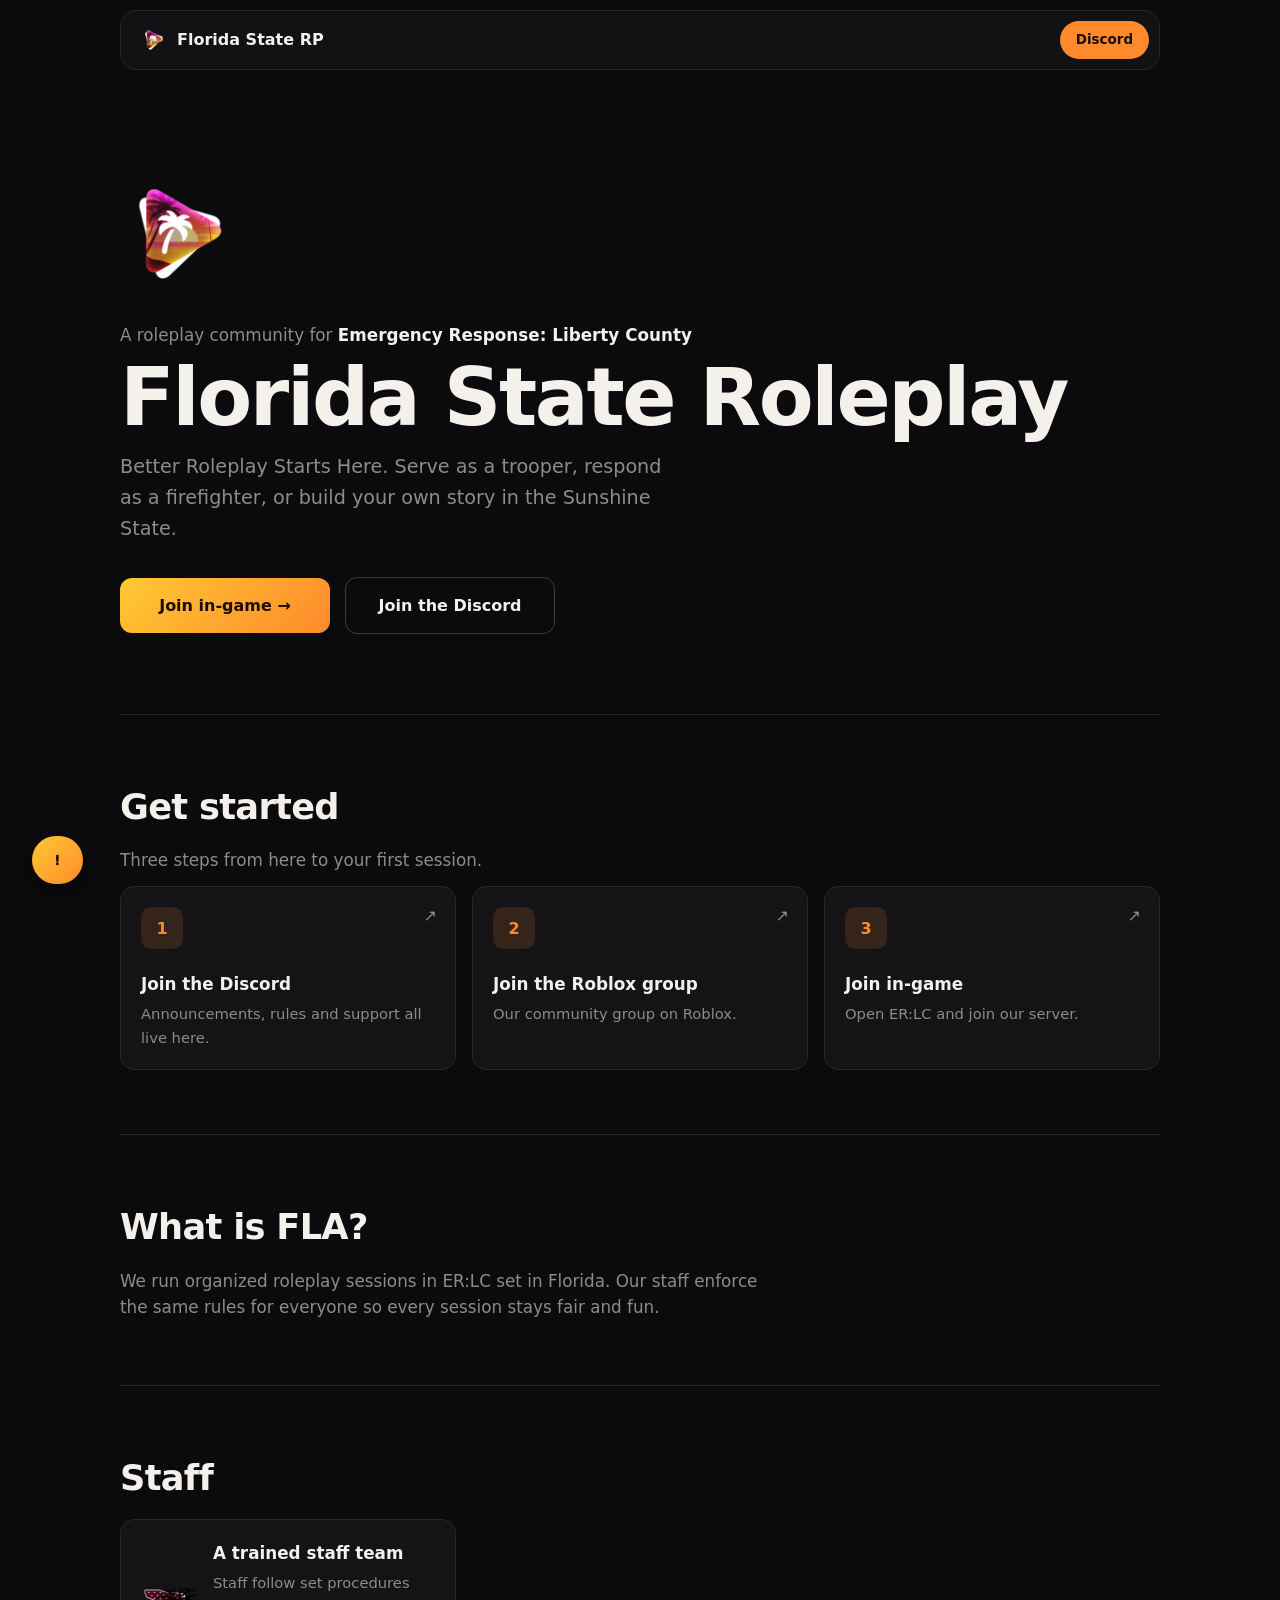
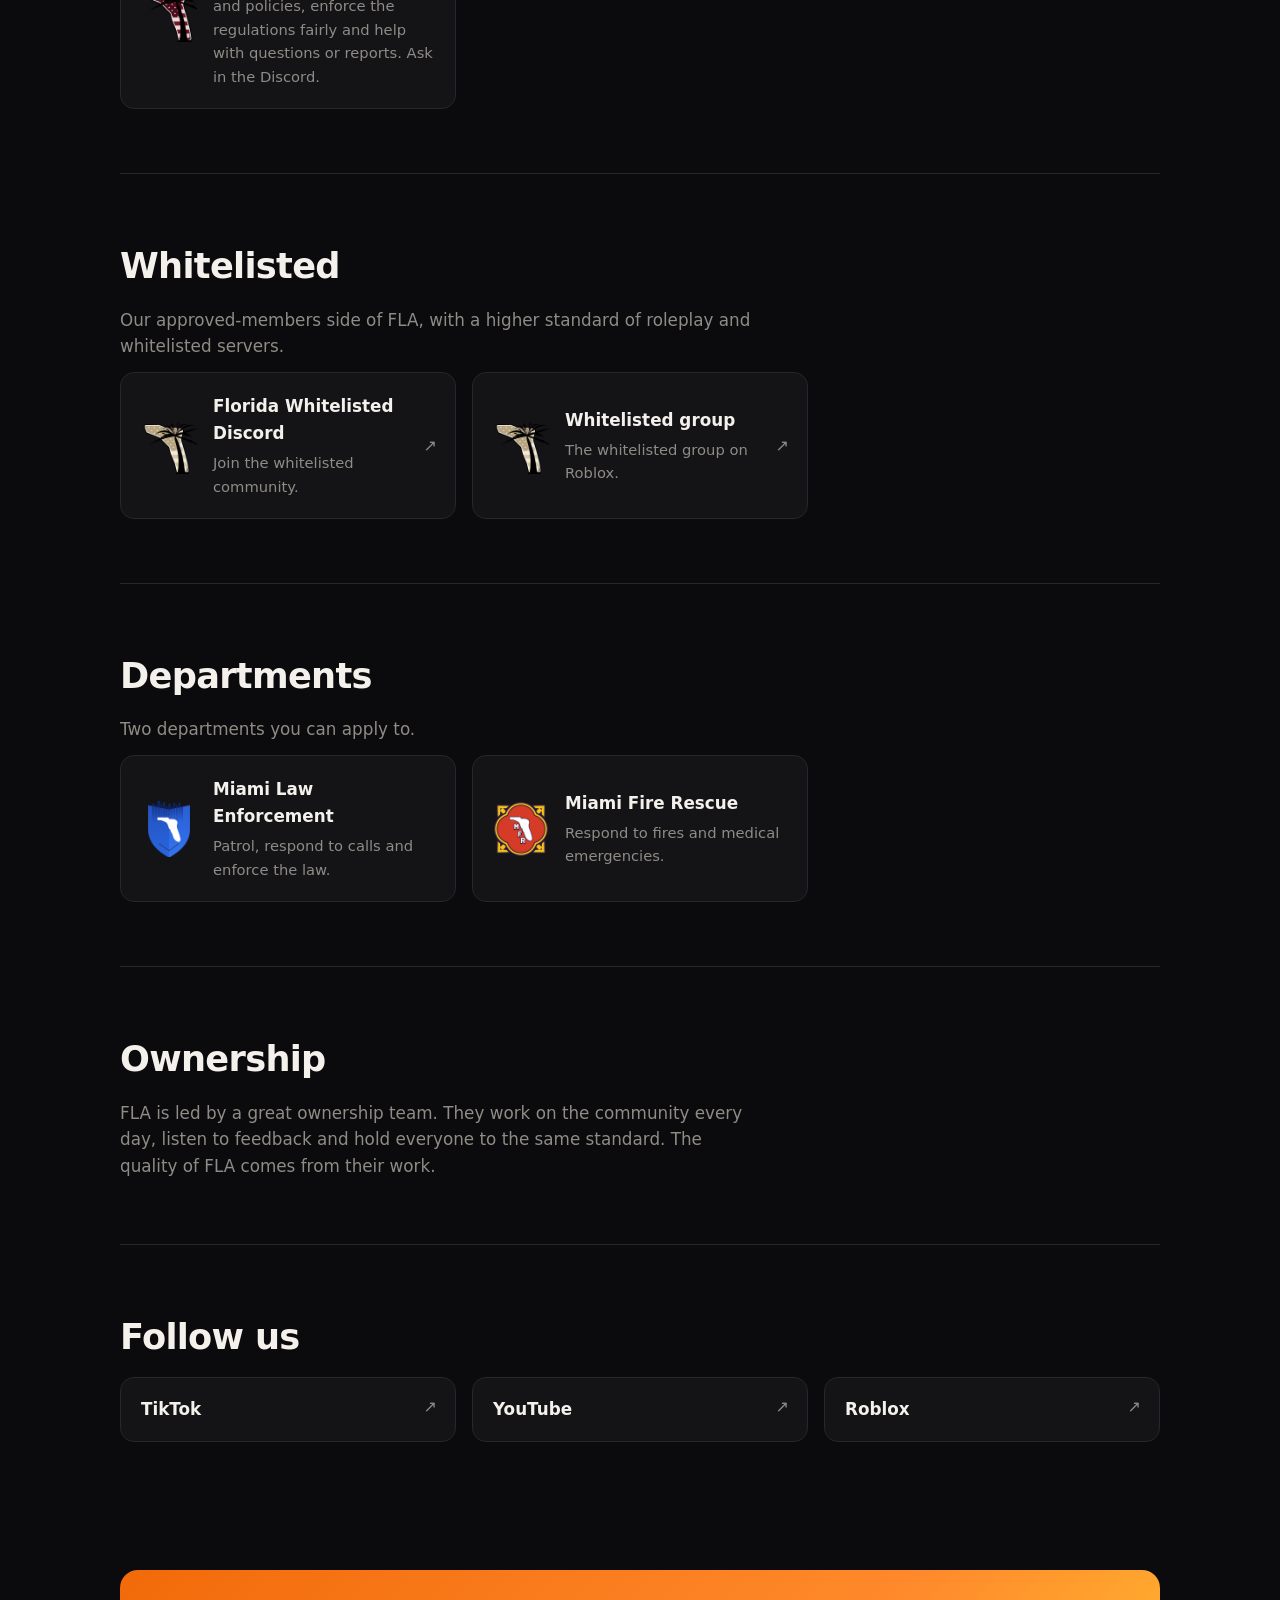
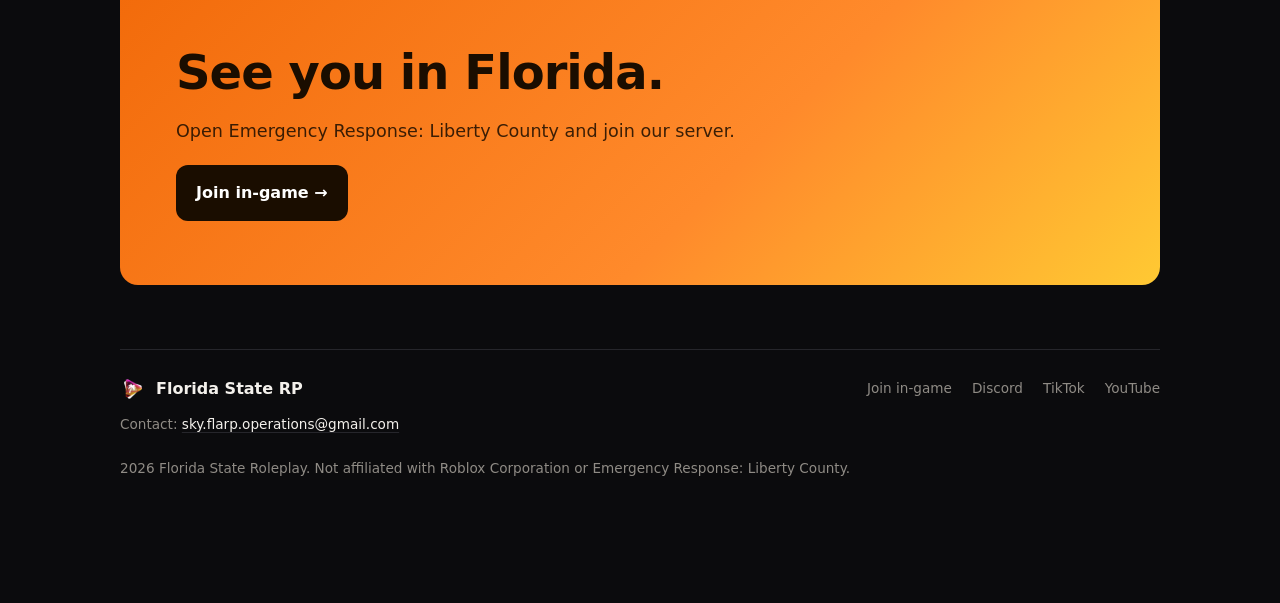
<file: public/index.html>
<!DOCTYPE html>
<html lang="en">
<head>
<meta charset="utf-8">
<meta name="viewport" content="width=device-width, initial-scale=1, viewport-fit=cover">
<title>Florida State Roleplay | FLA</title>
<link rel="icon" href="data:,">
<link rel="stylesheet" href="style.css">
</head>
<body>
<div class="page">

<header class="bar">
  <a class="brand" href="#top"><img data-img="fla" alt="">Florida State RP</a>
  <a class="chip" href="https://discord.gg/fla" target="_blank" rel="noopener">Discord</a>
</header>

<main id="top">

<section class="hero">
  <img class="hero-logo" data-img="fla" alt="FLA logo">
  <p class="kicker">A roleplay community for <b>Emergency Response: Liberty County</b></p>
  <h1>Florida State Roleplay</h1>
  <p class="sub">Better Roleplay Starts Here. Serve as a trooper, respond as a firefighter, or build your own story in the Sunshine State.</p>
  <a class="btn primary" href="https://erlc.gg/join/FLA" target="_blank" rel="noopener">Join in-game <span>→</span></a>
  <a class="btn outline" href="https://discord.gg/fla" target="_blank" rel="noopener">Join the Discord</a>
</section>

<section>
  <h2>Get started</h2>
  <p class="lead">Three steps from here to your first session.</p>
  <a class="card link" href="https://discord.gg/fla" target="_blank" rel="noopener">
    <span class="ico">1</span><h3>Join the Discord</h3><p>Announcements, rules and support all live here.</p><i>↗</i>
  </a>
  <a class="card link" href="https://www.roblox.com/communities/1003827405/FLA-Florida-State-RP" target="_blank" rel="noopener">
    <span class="ico">2</span><h3>Join the Roblox group</h3><p>Our community group on Roblox.</p><i>↗</i>
  </a>
  <a class="card link" href="https://erlc.gg/join/FLA" target="_blank" rel="noopener">
    <span class="ico">3</span><h3>Join in-game</h3><p>Open ER:LC and join our server.</p><i>↗</i>
  </a>
</section>

<section>
  <h2>What is FLA?</h2>
  <p class="lead">We run organized roleplay sessions in ER:LC set in Florida. Our staff enforce the same rules for everyone so every session stays fair and fun.</p>
</section>

<section>
  <h2>Staff</h2>
  <div class="card row">
    <img class="mark" data-img="staff" alt="FLA Staff logo">
    <div><h3>A trained staff team</h3><p>Staff follow set procedures and policies, enforce the regulations fairly and help with questions or reports. Ask in the Discord.</p></div>
  </div>
</section>

<section>
  <h2>Whitelisted</h2>
  <p class="lead">Our approved-members side of FLA, with a higher standard of roleplay and whitelisted servers.</p>
  <a class="card row link" href="https://discord.gg/Yn9hNuqPg7" target="_blank" rel="noopener">
    <img class="mark" data-img="wl" alt="FLA Whitelisted logo">
    <div><h3>Florida Whitelisted Discord</h3><p>Join the whitelisted community.</p></div><i>↗</i>
  </a>
  <a class="card row link" href="https://www.roblox.com/communities/426830372/FLA-Whitelisted" target="_blank" rel="noopener">
    <img class="mark" data-img="wl" alt="FLA Whitelisted logo">
    <div><h3>Whitelisted group</h3><p>The whitelisted group on Roblox.</p></div><i>↗</i>
  </a>
</section>

<section>
  <h2>Departments</h2>
  <p class="lead">Two departments you can apply to.</p>
  <div class="card row">
    <img class="mark" data-img="mle" alt="Miami Law Enforcement logo">
    <div><h3>Miami Law Enforcement</h3><p>Patrol, respond to calls and enforce the law.</p></div>
  </div>
  <div class="card row">
    <img class="mark" data-img="mfr" alt="Miami Fire Rescue logo">
    <div><h3>Miami Fire Rescue</h3><p>Respond to fires and medical emergencies.</p></div>
  </div>
</section>

<section>
  <h2>Ownership</h2>
  <p class="lead">FLA is led by a great ownership team. They work on the community every day, listen to feedback and hold everyone to the same standard. The quality of FLA comes from their work.</p>
</section>

<section>
  <h2>Follow us</h2>
  <a class="card link slim" href="https://tiktok.com/@yz.peezo" target="_blank" rel="noopener"><h3>TikTok</h3><i>↗</i></a>
  <a class="card link slim" href="https://www.youtube.com/channel/UCi4n0w_L0goA0u0T6j22Cig" target="_blank" rel="noopener"><h3>YouTube</h3><i>↗</i></a>
  <a class="card link slim" href="https://www.roblox.com/communities/1003827405/FLA-Florida-State-RP" target="_blank" rel="noopener"><h3>Roblox</h3><i>↗</i></a>
</section>

<section class="cta">
  <h2>See you in Florida.</h2>
  <p>Open Emergency Response: Liberty County and join our server.</p>
  <a class="btn dark" href="https://erlc.gg/join/FLA" target="_blank" rel="noopener">Join in-game <span>→</span></a>
</section>

</main>

<footer>
  <div class="brand"><img data-img="fla" alt="">Florida State RP</div>
  <nav>
    <a href="https://erlc.gg/join/FLA" target="_blank" rel="noopener">Join in-game</a>
    <a href="https://discord.gg/fla" target="_blank" rel="noopener">Discord</a>
    <a href="https://tiktok.com/@yz.peezo" target="_blank" rel="noopener">TikTok</a>
    <a href="https://www.youtube.com/channel/UCi4n0w_L0goA0u0T6j22Cig" target="_blank" rel="noopener">YouTube</a>
  </nav>
  <p class="contact">Contact: <a href="mailto:sky.flarp.operations@gmail.com">sky.flarp.operations@gmail.com</a></p>
  <p>2026 Florida State Roleplay. Not affiliated with Roblox Corporation or Emergency Response: Liberty County.</p>
</footer>
</div>

<div class="msg" id="msg">
  <div class="msg-panel" id="msgPanel" role="dialog" aria-label="Message from the owner" aria-hidden="true">
    <div class="msg-head">
      <strong>A message from the Founder</strong>
      <button class="msg-close" id="msgClose" aria-label="Close">×</button>
    </div>
    <p>Welcome to Florida State Roleplay. If you have any questions about the server, do not hesitate to ask our staff team.</p>
    <p class="msg-sign">Sky_FLARP, Founder</p>
  </div>
  <button class="msg-bubble" id="msgBtn" aria-expanded="false" aria-controls="msgPanel">!</button>
</div>
  
<script src="images.js"></script>
<script src="script.js"></script>
</body>
</html>
</file>
<file: public/style.css>
:root{
  --bg:#0b0b0d;--card:#141417;--line:#26262b;--text:#f4f1ec;--muted:#8f8b85;
  --orange:#ff8a2b;--orange-d:#f26a0a;--yellow:#ffc933;--ink:#1a0d00;
  color-scheme:dark;
}
*,*::before,*::after{box-sizing:border-box}
html{scroll-behavior:smooth}
body{margin:0;background:var(--bg);color:var(--text);font-family:system-ui,-apple-system,"Segoe UI",Roboto,sans-serif;line-height:1.6;-webkit-font-smoothing:antialiased}
a{color:inherit;text-decoration:none}
img{max-width:100%}
[hidden]{display:none !important}
.page{max-width:1120px;margin:0 auto;padding:0 16px}

/* Top bar */
.bar{position:sticky;top:calc(10px + env(safe-area-inset-top,0px));z-index:10;display:flex;align-items:center;justify-content:space-between;margin-top:calc(10px + env(safe-area-inset-top,0px));padding:8px 8px 8px 14px;background:rgba(20,20,23,.85);backdrop-filter:blur(10px);-webkit-backdrop-filter:blur(10px);border:1px solid var(--line);border-radius:14px}
.brand{display:flex;align-items:center;gap:10px;font-weight:700;font-size:.92rem}
.brand img{width:26px;height:26px;object-fit:contain}
.chip{background:var(--orange);color:var(--ink);font-weight:800;font-size:.84rem;padding:8px 16px;border-radius:99px}

/* Hero */
.hero{padding:44px 0 36px;border-top:0}
.hero-logo{width:88px;height:88px;object-fit:contain;display:block;margin-bottom:22px}
.kicker{margin:0 0 10px;color:var(--muted);font-size:.95rem}
.kicker b{color:var(--text);font-weight:600}
h1{margin:0 0 14px;font-size:clamp(2.6rem,9vw,4rem);line-height:1;letter-spacing:-.03em;font-weight:900}
.sub{margin:0 0 26px;color:var(--muted);font-size:1.05rem;max-width:480px}

/* Buttons */
.btn{display:block;text-align:center;padding:15px 20px;border-radius:12px;font-weight:700;font-size:1rem;margin-bottom:10px;transition:transform .15s,filter .15s}
.btn:hover{transform:translateY(-1px);filter:brightness(1.08)}
.btn.primary{background:linear-gradient(135deg,var(--yellow),var(--orange));color:var(--ink)}
.btn.outline{border:1px solid #3a3a41;background:transparent}
.btn.dark{display:inline-block;background:var(--ink);color:#fff;margin:6px 0 0}
@media (min-width:640px){.hero .btn{display:inline-block;margin-right:8px}}

/* Sections */
section{padding:34px 0;border-top:1px solid var(--line)}
h2{margin:0 0 6px;font-size:1.7rem;letter-spacing:-.02em;font-weight:800}
.lead{margin:0 0 18px;color:var(--muted);max-width:560px}
h3{margin:0;font-size:1.05rem;font-weight:700}

/* Cards */
.card{position:relative;display:block;background:var(--card);border:1px solid var(--line);border-radius:14px;padding:20px;margin-bottom:12px}
.card p{margin:4px 0 0;color:var(--muted);font-size:.92rem}
.card.link{transition:border-color .15s,transform .15s}
.card.link:hover{border-color:var(--orange);transform:translateY(-2px)}
.card i{position:absolute;top:16px;right:18px;font-style:normal;color:var(--muted)}
.card.link:hover i{color:var(--orange)}
.ico{display:flex;align-items:center;justify-content:center;width:42px;height:42px;margin-bottom:22px;border-radius:10px;background:rgba(255,138,43,.14);color:var(--orange);font-weight:800}
.card.row{display:flex;gap:16px;align-items:center}
.card.row i{top:50%;transform:translateY(-50%)}
.mark{width:56px;height:56px;object-fit:contain;flex:none}
.card.slim{display:flex;align-items:center;padding:18px 20px}

/* CTA */
.cta{background:linear-gradient(135deg,var(--orange-d),var(--orange) 60%,var(--yellow));color:var(--ink);border:0;border-radius:18px;padding:28px 22px;margin:34px 0}
.cta h2{font-size:2rem}
.cta p{margin:0 0 14px;opacity:.85}

/* Footer */
footer{padding:26px 0 calc(40px + env(safe-area-inset-bottom,0px));border-top:1px solid var(--line);color:var(--muted);font-size:.85rem}
footer .brand{color:var(--text);margin-bottom:14px}
footer nav{display:flex;flex-wrap:wrap;gap:8px 20px;margin-bottom:16px}
footer nav a:hover{color:var(--orange)}
footer p{margin:0}

/* Rise-in animation */
.reveal{opacity:0;will-change:transform,opacity}
.reveal.in{animation:rise .7s cubic-bezier(.22,.61,.36,1) both}
@keyframes rise{
  from{opacity:0;transform:translate3d(0,28px,0)}
  to{opacity:1;transform:translate3d(0,0,0)}
}
@media (prefers-reduced-motion:reduce){.reveal{opacity:1}.reveal.in{animation:none}}

/* Desktop layout */
@media (min-width:900px){
  .page{padding:0 40px}
  .bar{padding:10px 10px 10px 20px;border-radius:16px}
  .brand{font-size:1rem}

  .hero{padding:104px 0 80px}
  .hero-logo{width:120px;height:120px;margin-bottom:28px}
  h1{font-size:5rem}
  .kicker{font-size:1.05rem}
  .sub{font-size:1.2rem;max-width:560px;margin-bottom:32px}
  .hero .btn{display:inline-block;min-width:210px;margin:0 10px 0 0}

  section:not(.hero):not(.cta){
    display:grid;grid-template-columns:repeat(auto-fit,minmax(300px,1fr));
    gap:12px 16px;padding:64px 0;align-items:stretch
  }
  section:not(.hero):not(.cta)>h2,
  section:not(.hero):not(.cta)>.lead,
  section:not(.hero):not(.cta)>p{grid-column:1/-1;margin:0}
  section .card{margin:0}
  h2{font-size:2.2rem}
  .lead{max-width:640px;font-size:1.05rem}

  .cta{padding:64px 56px;margin:64px 0}
  .cta h2{font-size:3rem}
  .cta p{font-size:1.1rem}

  footer{display:grid;grid-template-columns:1fr auto;gap:12px 24px;align-items:center}
  footer .brand{margin:0}
  footer nav{margin:0;justify-content:flex-end}
  footer p{grid-column:1/-1}
}

footer .contact{margin-bottom:10px}
footer .contact a{color:var(--text);text-decoration:underline;text-underline-offset:3px;text-decoration-color:var(--line)}
footer .contact a:hover{color:var(--orange);text-decoration-color:var(--orange)}

/* Ownership message bubble */
body{padding-bottom:84px}
.msg{position:fixed;left:50%;bottom:calc(16px + env(safe-area-inset-bottom,0px));transform:translateX(-50%);z-index:40;width:min(92vw,380px);display:flex;flex-direction:column;align-items:stretch;gap:10px}
.msg-bubble{align-self:center;border:0;cursor:pointer;font:inherit;font-weight:800;font-size:.92rem;color:var(--ink);background:linear-gradient(135deg,var(--yellow),var(--orange));padding:12px 22px;border-radius:99px;box-shadow:0 8px 24px rgba(0,0,0,.45);transition:transform .15s,filter .15s}
.msg-bubble:hover{transform:translateY(-2px);filter:brightness(1.08)}
.msg-panel{background:var(--card);border:1px solid var(--line);border-radius:16px;padding:18px 20px;box-shadow:0 12px 36px rgba(0,0,0,.55);
  opacity:0;visibility:hidden;transform:translateY(14px) scale(.96);transform-origin:bottom center;
  transition:opacity .25s ease,transform .3s cubic-bezier(.22,.61,.36,1),visibility 0s linear .3s}
.msg.open .msg-panel{opacity:1;visibility:visible;transform:none;transition-delay:0s}
.msg-head{display:flex;align-items:center;justify-content:space-between;gap:10px;margin-bottom:8px;color:var(--orange)}
.msg-close{border:0;background:transparent;color:var(--muted);font-size:1.5rem;line-height:1;cursor:pointer;padding:0 4px}
.msg-close:hover{color:var(--text)}
.msg-panel p{margin:0 0 10px;color:var(--text);font-size:.95rem}
.msg-panel .msg-sign{margin:0;color:var(--muted);font-weight:700}
@media (min-width:900px){.msg{left:32px;transform:none;align-items:flex-start}.msg-bubble{align-self:flex-start}}
@media (prefers-reduced-motion:reduce){.msg-panel{transition:none}}
</file>
